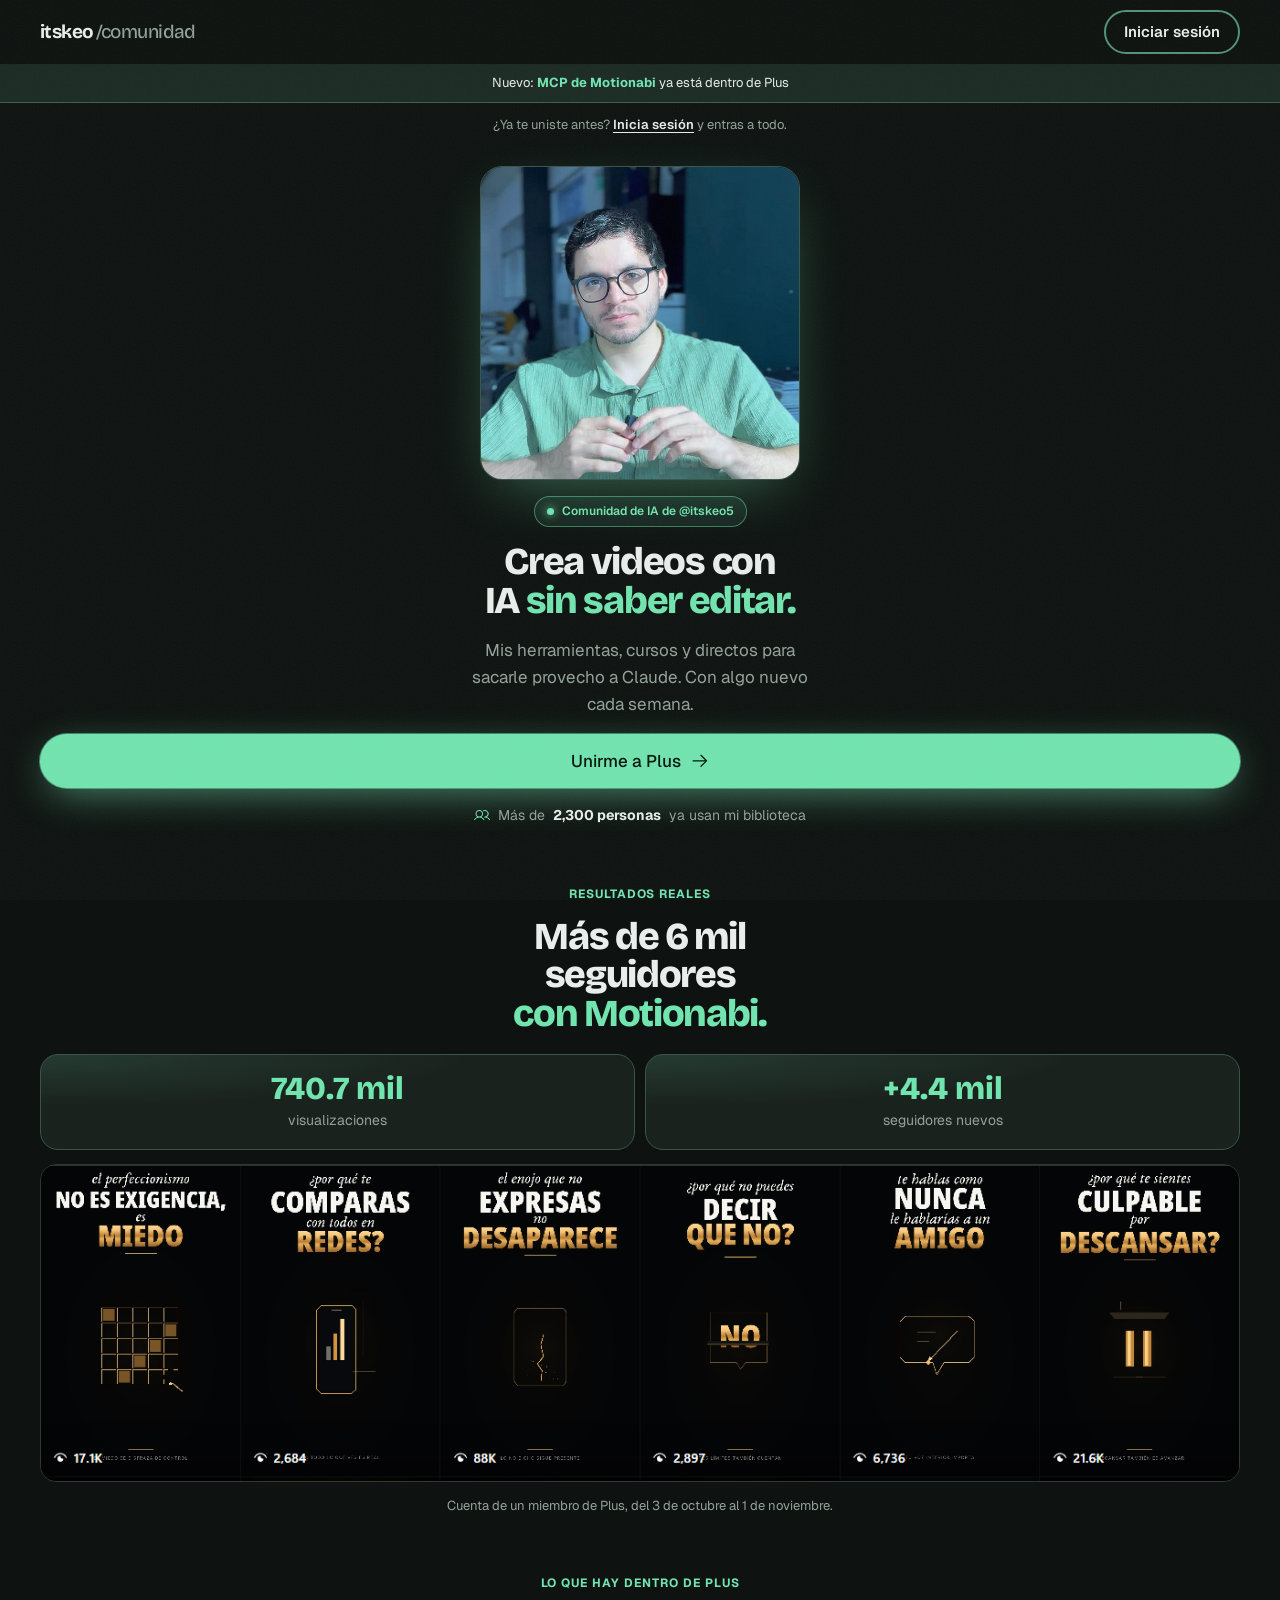
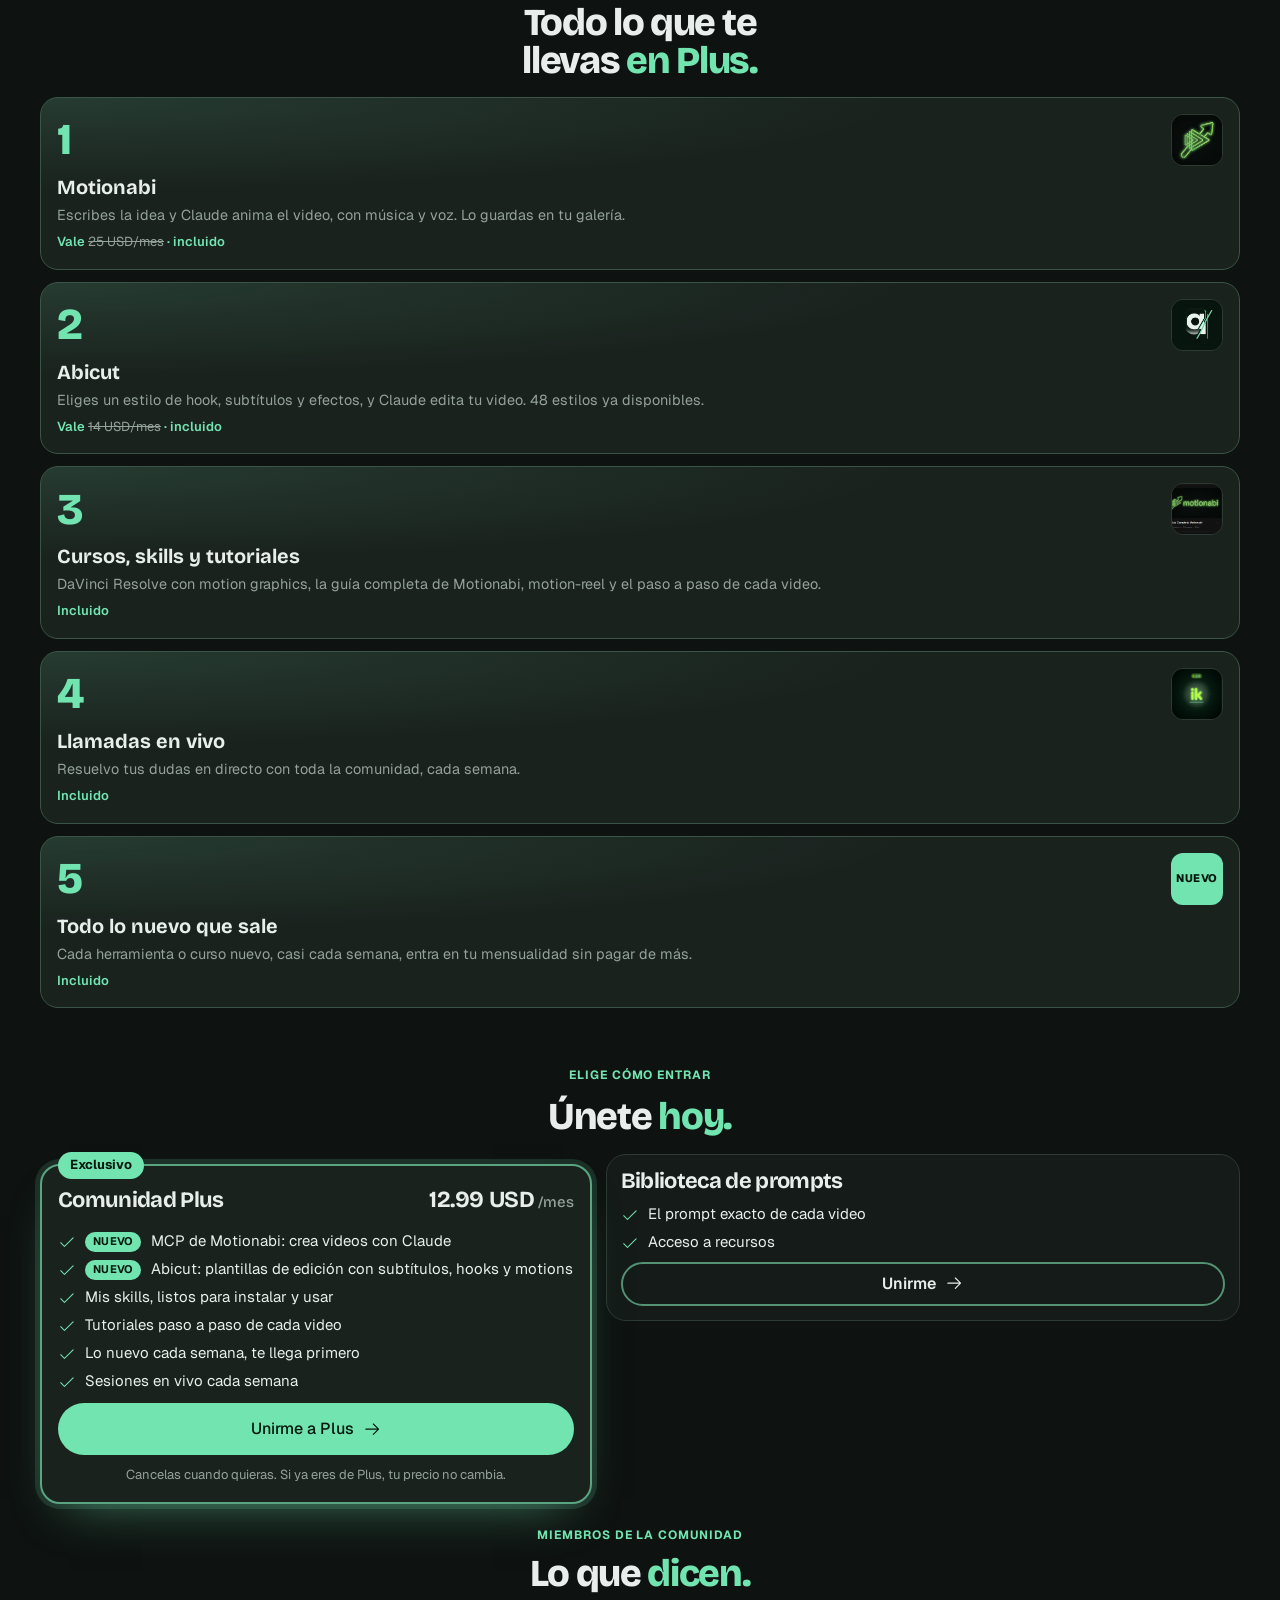
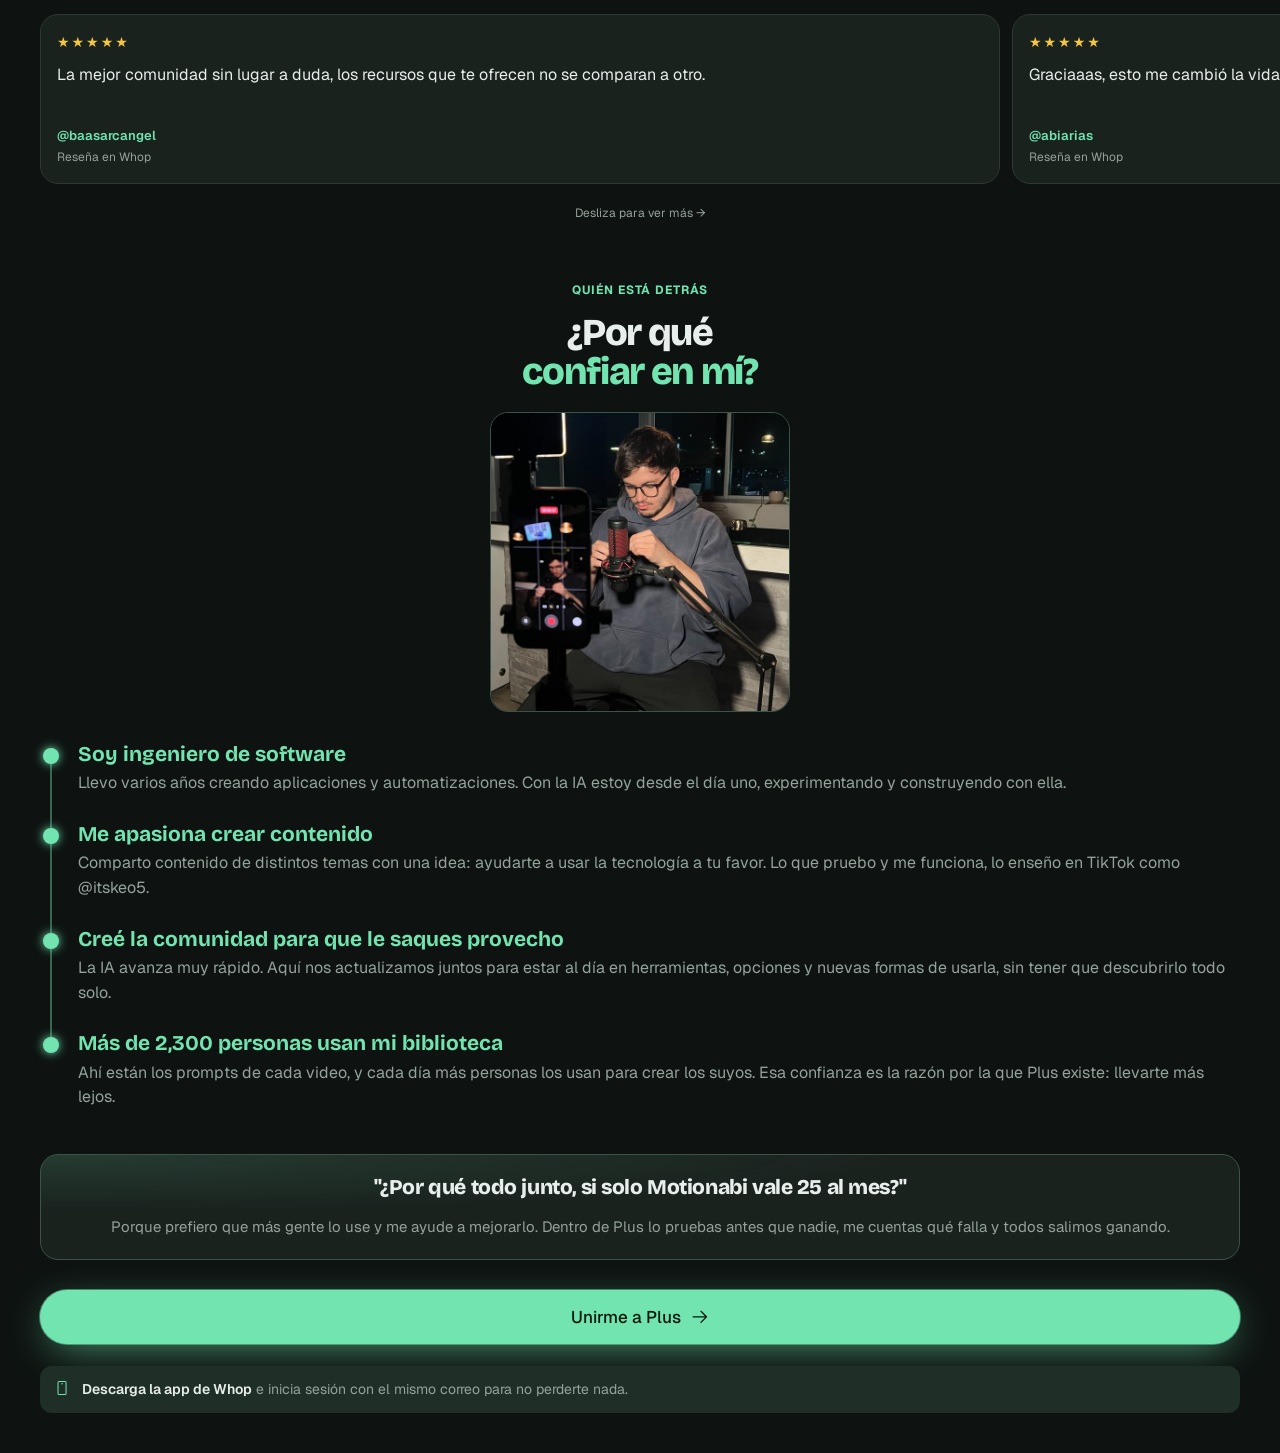
<file: index.html>
<!doctype html>
<html lang="es">
<head>
  <meta charset="utf-8">
  <meta name="viewport" content="width=device-width, initial-scale=1">
  <title>Comunidad itskeo</title>
  <meta name="description" content="Los prompts de todos mis videos de IA, gratis. Y en Comunidad Plus, lo que no comparto en ningún otro lado.">
  <meta name="theme-color" content="#0e1311">
  <script>if (!matchMedia('(prefers-reduced-motion: reduce)').matches) document.documentElement.classList.add('anim');</script>
  <link rel="preconnect" href="https://fonts.googleapis.com">
  <link rel="preconnect" href="https://fonts.gstatic.com" crossorigin>
  <link href="https://fonts.googleapis.com/css2?family=Bricolage+Grotesque:opsz,wght@12..96,200..800&family=Geist:wght@100..900&family=Geist+Mono:wght@100..900&display=swap" rel="stylesheet">
  <style>
/* ================= Tokens ================= */

:root {
  color-scheme: dark;

  /* Color: modo oscuro (principal) */
  --bg: #0e1311;
  --bg-2: #141b18;
  --surface: #1a221e;
  --surface-2: #222c27;
  --line: #2d3933;
  --text: #e8eeeb;
  --muted: #94a29b;
  --accent: #72e4b0;
  --on-accent: #03170d;
  --error: #f2777a;
  --media-shadow: 0 40px 80px -40px rgb(0 0 0 / 0.85);

  /* Tipografía */
  --font: 'Geist Variable', 'Geist', ui-sans-serif, system-ui, sans-serif;
  --display: 'Bricolage Grotesque Variable', 'Bricolage Grotesque', 'Geist', ui-sans-serif, sans-serif;
  --mono: 'Geist Mono Variable', 'Geist Mono', ui-monospace, 'SFMono-Regular', Menlo, monospace;

  /* Movimiento */
  --ease: cubic-bezier(0.16, 1, 0.3, 1);
  --ease-out: cubic-bezier(0.23, 1, 0.32, 1);
  --ease-in-out: cubic-bezier(0.77, 0, 0.175, 1);

  /* Forma y espacio */
  --radius: 20px;
  --radius-sm: 12px;
  --marco: 6px;
  --marco-borde: color-mix(in oklab, var(--text) 13%, transparent);
  --gutter: clamp(16px, 4vw, 40px);
  --max: 1320px;
  --nav-h: 64px;
  --seccion: clamp(80px, 12vw, 140px);
}

/* ================= Base ================= */

*,
*::before,
*::after {
  box-sizing: border-box;
}

[hidden] {
  display: none !important;
}

:root {
  accent-color: var(--accent);
  caret-color: var(--accent);
  scrollbar-color: color-mix(in oklab, var(--text) 22%, transparent) transparent;
}

html {
  -webkit-text-size-adjust: 100%;
  text-size-adjust: 100%;
  scroll-behavior: smooth;
  scroll-padding-top: calc(var(--nav-h) + 16px);
}

body {
  margin: 0;
  min-height: 100dvh;
  background: var(--bg);
  color: var(--text);
  font-family: var(--font);
  font-size: 16px;
  line-height: 1.6;
  -webkit-font-smoothing: antialiased;
  overflow-x: clip;
}

/* Grano de película muy sutil, fijo y sin eventos. */
body::after {
  content: '';
  position: fixed;
  inset: 0;
  z-index: 30;
  pointer-events: none;
  opacity: 0.045;
  background-image: url("data:image/svg+xml,%3Csvg xmlns='http://www.w3.org/2000/svg' width='160' height='160'%3E%3Cfilter id='n'%3E%3CfeTurbulence type='fractalNoise' baseFrequency='.9' numOctaves='3' stitchTiles='stitch'/%3E%3C/filter%3E%3Crect width='100%25' height='100%25' filter='url(%23n)'/%3E%3C/svg%3E");
}

img,
video,
svg {
  display: block;
  max-width: 100%;
}

a {
  color: inherit;
  text-decoration: none;
}

button,
input,
textarea,
select {
  font: inherit;
  color: inherit;
}

button {
  cursor: pointer;
}

h1,
h2,
h3,
p {
  margin: 0;
}

h1,
h2 {
  font-family: var(--display);
  text-wrap: balance;
}

::selection {
  background: var(--accent);
  color: var(--on-accent);
}

:focus-visible {
  outline: 2px solid var(--accent);
  outline-offset: 3px;
  border-radius: 6px;
}

mark {
  background: color-mix(in oklab, var(--accent) 28%, transparent);
  color: inherit;
  border-radius: 4px;
  padding: 0 2px;
}

/* ================= Utilidades ================= */

.wrap {
  width: 100%;
  max-width: var(--max);
  margin-inline: auto;
  padding-inline: var(--gutter);
}

.seccion {
  padding-top: var(--seccion);
}

.mono {
  font-family: var(--mono);
  font-size: 0.8125rem;
  letter-spacing: -0.01em;
}

.muted {
  color: var(--muted);
}

.sr-only {
  position: absolute;
  width: 1px;
  height: 1px;
  padding: 0;
  margin: -1px;
  overflow: hidden;
  clip: rect(0 0 0 0);
  white-space: nowrap;
  border: 0;
}

.icon {
  width: 1.15em;
  height: 1.15em;
  flex: none;
}

/* ================= Tipografía ================= */

.titulo-gigante {
  font-family: var(--display);
  font-size: clamp(2.75rem, 6vw, 5.5rem);
  font-weight: 700;
  letter-spacing: -0.04em;
  line-height: 0.95;
}

.titulo {
  font-family: var(--display);
  font-size: clamp(2.5rem, 4.6vw, 4.25rem);
  font-weight: 700;
  letter-spacing: -0.035em;
  line-height: 1;
}

.subtitulo {
  font-family: var(--display);
  font-size: clamp(1.5rem, 2.4vw, 2rem);
  font-weight: 700;
  letter-spacing: -0.03em;
  line-height: 1.1;
}

/* "Cada video, <span>con su prompt.</span>": la segunda parte en gris. */
.titulo-gigante span,
.titulo span,
.subtitulo span {
  color: var(--muted);
}

.lead {
  font-size: 1.125rem;
  color: var(--muted);
  max-width: 40ch;
  text-wrap: pretty;
}

/* ================= Botones ================= */

.btn {
  display: inline-flex;
  align-items: center;
  justify-content: center;
  gap: 0.55em;
  height: 48px;
  padding-inline: 22px;
  border-radius: 999px;
  border: 1px solid transparent;
  background: transparent;
  font-size: 0.9375rem;
  font-weight: 500;
  white-space: nowrap;
  transition:
    transform 160ms var(--ease-out),
    background-color 200ms ease,
    border-color 200ms ease;
}
.btn:active {
  transform: scale(0.97);
}
.btn:disabled {
  opacity: 0.5;
  pointer-events: none;
}
.btn .icon {
  transition: transform 200ms var(--ease-out);
}
.btn--primario {
  background: var(--accent);
  color: var(--on-accent);
}
.btn--secundario {
  border-color: var(--line);
  color: var(--text);
}
.btn--grande {
  height: 56px;
  padding-inline: 28px;
  font-size: 1rem;
}
@media (hover: hover) and (pointer: fine) {
  .btn--primario:hover {
    background: color-mix(in oklab, var(--accent) 88%, var(--text));
  }
  .btn--primario:hover .icon {
    transform: translateX(2px);
  }
  .btn--secundario:hover {
    background: var(--surface);
    border-color: color-mix(in oklab, var(--line) 60%, var(--text));
  }
}

/* ================= Formularios ================= */

.campo {
  display: grid;
  gap: 8px;
}
.campo label {
  font-weight: 550;
}
.campo .ayuda {
  font-size: 0.875rem;
  color: var(--muted);
}
.campo .error {
  font-size: 0.875rem;
  color: var(--error);
}
.input {
  width: 100%;
  min-height: 48px;
  padding: 12px 16px;
  border-radius: var(--radius-sm);
  border: 1px solid var(--line);
  background: var(--bg-2);
  color: var(--text);
  transition:
    border-color 200ms ease,
    box-shadow 200ms ease;
}
.input::placeholder {
  color: var(--muted);
}
.input:focus-visible {
  outline: none;
  border-color: var(--accent);
  box-shadow: 0 0 0 4px color-mix(in oklab, var(--accent) 18%, transparent);
}
.input[aria-invalid='true'] {
  border-color: var(--error);
}

.aviso {
  padding: 12px 16px;
  border-radius: var(--radius-sm);
  font-size: 0.9375rem;
}
.aviso--error {
  background: color-mix(in oklab, var(--error) 14%, var(--bg-2));
}
.aviso--ok {
  background: color-mix(in oklab, var(--accent) 12%, var(--bg-2));
}

/* ================= Superficies ================= */

/* Bloque elevado (oferta, precio, panel). */
.panel {
  padding: clamp(20px, 3vw, 32px);
  border-radius: var(--radius);
  border: 1px solid var(--line);
  background: var(--surface);
}

/* Caja hundida (código, prompt, cita). */
.caja {
  padding: 16px 20px;
  border-radius: var(--radius);
  border: 1px solid var(--line);
  background: var(--bg-2);
}
.caja pre,
.caja code {
  margin: 0;
  font-family: var(--mono);
  font-size: 0.875rem;
  line-height: 1.7;
  white-space: pre-wrap;
  overflow-wrap: anywhere;
}

/* Marco para videos e imágenes: nunca un video suelto sobre el fondo. */
.marco {
  display: block;
  overflow: hidden;
  padding: var(--marco);
  border: 1px solid var(--marco-borde);
  border-radius: var(--radius);
  background: var(--surface);
  box-shadow: var(--media-shadow);
  transition:
    transform 400ms var(--ease-out),
    border-color 200ms ease;
}
.marco > video,
.marco > img {
  width: 100%;
  height: 100%;
  border-radius: calc(var(--radius) - var(--marco));
  object-fit: cover;
}
@media (hover: hover) and (pointer: fine) {
  a.marco:hover,
  a:hover > .marco {
    transform: translateY(-4px);
    border-color: color-mix(in oklab, var(--accent) 45%, transparent);
  }
}

.chip {
  display: inline-flex;
  align-items: center;
  padding: 4px 12px;
  border-radius: 999px;
  background: var(--surface-2);
  font-size: 0.8125rem;
  font-weight: 500;
}

/* ================= Barra superior y pie ================= */

.nav {
  position: sticky;
  top: 0;
  z-index: 10;
  background: color-mix(in oklab, var(--bg) 82%, transparent);
  backdrop-filter: blur(14px) saturate(140%);
  -webkit-backdrop-filter: blur(14px) saturate(140%);
  border-bottom: 1px solid color-mix(in oklab, var(--line) 55%, transparent);
}
@media (prefers-reduced-transparency: reduce) {
  .nav {
    background: var(--bg);
    backdrop-filter: none;
    -webkit-backdrop-filter: none;
  }
}
.nav__fila {
  height: var(--nav-h);
  display: flex;
  align-items: center;
  justify-content: space-between;
  gap: 16px;
}
.marca {
  display: inline-flex;
  align-items: baseline;
  gap: 2px;
  font-family: var(--display);
  font-size: 1.1875rem;
  font-weight: 700;
  letter-spacing: -0.03em;
}
.marca span {
  color: var(--muted);
  font-weight: 450;
}

.pie {
  margin-top: clamp(96px, 14vw, 160px);
  padding-block: 56px 32px;
  border-top: 1px solid var(--line);
}
.pie__frase {
  font-family: var(--display);
  font-size: clamp(1.75rem, 4vw, 3rem);
  font-weight: 650;
  letter-spacing: -0.035em;
  line-height: 1.05;
  max-width: 18ch;
}
.pie__frase span {
  color: var(--muted);
}

/* ================= Movimiento ================= */

/* Aparecer al hacer scroll: añade .revelar y, al entrar en pantalla, .visible (con un IntersectionObserver). */
.anim .revelar {
  opacity: 0;
  transform: translateY(24px);
  transition:
    opacity 600ms var(--ease-out),
    transform 600ms var(--ease-out);
  transition-delay: calc(var(--orden, 0) * 50ms);
}
.anim .revelar.visible {
  opacity: 1;
  transform: none;
}

/* Entrada de un elemento al cargar (héroe). */
.anim .entrar {
  animation: entrar 0.9s var(--ease) backwards;
  animation-delay: var(--retraso, 0s);
}
@keyframes entrar {
  from {
    opacity: 0;
    transform: translateY(24px);
  }
}

@media (prefers-reduced-motion: reduce) {
  html {
    scroll-behavior: auto;
  }
  *,
  *::before,
  *::after {
    animation-duration: 0.01ms !important;
    animation-iteration-count: 1 !important;
    transition-duration: 0.01ms !important;
  }
}

/* ================= Propuesta: una sola página ================= */

.pagina {
  display: grid;
  gap: 12px;
  padding-block: 10px 40px;
}
.app-aviso {
  display: grid;
  grid-template-columns: auto 1fr;
  gap: 12px;
  align-items: start;
  padding: 12px 14px;
  border-radius: var(--radius-sm);
  background: color-mix(in oklab, var(--accent) 12%, var(--bg-2));
  font-size: 0.875rem;
  color: var(--muted);
}
.app-aviso .icon { margin-top: 2px; color: var(--accent); }
.app-aviso strong { color: var(--text); font-weight: 600; }

.cabeza { display: grid; gap: 8px; }
.titulo-heroe {
  font-family: var(--display);
  font-size: clamp(1.875rem, 3.6vw, 3.25rem);
  font-weight: 700;
  letter-spacing: -0.035em;
  line-height: 1.02;
  max-width: 16ch;
}
.titulo-heroe span { color: var(--muted); }
.cabeza .lead { font-size: 1rem; max-width: 46ch; }
.prueba {
  display: flex;
  align-items: center;
  gap: 8px;
  margin-top: 2px;
  font-size: 0.9375rem;
  color: var(--muted);
}
.prueba .icon { color: var(--accent); }
.prueba strong { color: var(--text); font-weight: 600; }

.opciones { display: grid; gap: 10px; }
@media (min-width: 900px) {
  .opciones { grid-template-columns: 1fr 1.15fr; gap: 20px; align-items: start; }
}
.opcion {
  display: grid;
  align-content: start;
  gap: 10px;
  padding: 16px;
  border-radius: var(--radius);
  border: 1px solid var(--line);
  background: var(--bg-2);
}
.opcion--plus {
  border: 2px solid color-mix(in oklab, var(--accent) 65%, var(--line));
  background: var(--surface);
}
.opcion__fila {
  display: flex;
  justify-content: space-between;
  align-items: baseline;
  gap: 12px;
}
.opcion h2 {
  font-family: var(--display);
  font-size: 1.375rem;
  font-weight: 700;
  letter-spacing: -0.03em;
  line-height: 1.1;
}
.opcion .chip {
  justify-self: start;
  background: color-mix(in oklab, var(--accent) 22%, var(--surface-2));
  color: var(--text);
}
.precio {
  font-family: var(--display);
  font-weight: 700;
  letter-spacing: -0.03em;
  white-space: nowrap;
}
.precio strong { font-size: 1.625rem; }
.opcion--plus .precio strong { font-size: 1.4375rem; }
@media (min-width: 370px) { .opcion h2 { white-space: nowrap; } }
@media (max-width: 399px) {
  .opcion--plus h2 { font-size: 1.25rem; }
  .opcion--plus .precio strong { font-size: 1.3125rem; }
}
.precio span { font-size: 0.9375rem; color: var(--muted); font-weight: 500; letter-spacing: 0; }
.puntos {
  list-style: none;
  margin: 0;
  padding: 0;
  display: grid;
  gap: 4px;
  font-size: 0.9375rem;
}
.puntos li { display: flex; align-items: start; gap: 10px; }
.puntos .icon { margin-top: 4px; color: var(--accent); }
.opcion--plus {
  box-shadow: 0 0 0 5px color-mix(in oklab, var(--accent) 14%, transparent), 0 24px 48px -28px color-mix(in oklab, var(--accent) 55%, transparent);
}
.opcion--plus { position: relative; margin-top: 10px; }
.opcion .chip.chip--borde {
  position: absolute;
  top: -14px;
  left: 16px;
  padding: 3px 12px;
  background: var(--accent);
  color: var(--on-accent);
  font-weight: 700;
}
.nuevo {
  display: inline-block;
  margin-right: 6px;
  padding: 1px 8px;
  border-radius: 999px;
  background: var(--accent);
  color: var(--on-accent);
  font-size: 0.6875rem;
  font-weight: 700;
  letter-spacing: 0.02em;
  text-transform: uppercase;
  vertical-align: 1px;
}
.pronto {
  display: inline-block;
  margin-right: 6px;
  padding: 0 8px;
  border-radius: 999px;
  border: 1px solid var(--line);
  background: var(--surface-2);
  color: var(--muted);
  font-size: 0.6875rem;
  font-weight: 700;
  letter-spacing: 0.02em;
  text-transform: uppercase;
  vertical-align: 1px;
}
.opcion:not(.opcion--plus) { padding: 14px; gap: 8px; }
.opcion:not(.opcion--plus) .btn--grande { height: 44px; }
.opcion .btn { width: 100%; }
.opcion .btn--grande { height: 52px; }
.btn--gratis {
  border-width: 2px;
  border-color: color-mix(in oklab, var(--accent) 55%, var(--line));
  font-weight: 600;
}
.opcion .micro { font-size: 0.8125rem; color: var(--muted); text-align: center; }

.porque {
  max-width: 62ch;
  font-size: 0.9375rem;
  color: var(--muted);
}
.porque strong { color: var(--text); font-weight: 600; }
.ya {
  font-size: 0.9375rem;
  color: var(--muted);
}
.ya a { color: var(--text); font-weight: 600; text-decoration: underline; text-underline-offset: 3px; }
.btn--gratis.nav-btn { height: 44px; padding-inline: 18px; }


  
.val{display:grid;gap:22px;margin-top:18px}
.val h3{font-family:var(--display);font-size:1.3125rem;line-height:1.15;margin:0 0 4px;letter-spacing:-.01em}
.val .sub{color:var(--muted);font-size:.875rem;margin:0 0 10px}
.card{background:var(--surface);border:1px solid var(--line);border-radius:16px;overflow:hidden}
.res{display:grid;grid-template-columns:42% 1fr;gap:12px;padding:12px;align-items:center}
.res img{border-radius:10px;width:100%}
.res .n{font-family:var(--display);font-size:1.75rem;line-height:1;color:var(--accent);font-weight:700}
.res .l{color:var(--muted);font-size:.8125rem;margin:2px 0 10px}
.grid-img{width:100%;border-top:1px solid var(--line)}
.cap{font-size:.75rem;color:var(--muted);padding:8px 12px}
.fila{display:grid;grid-template-columns:64px 1fr auto;gap:12px;align-items:center;padding:10px 12px;border-top:1px solid var(--line)}
.fila:first-child{border-top:0}
.fila img{width:64px;height:64px;object-fit:cover;border-radius:10px}
.fila b{display:block;font-size:.9375rem}.fila span{color:var(--muted);font-size:.8125rem;line-height:1.3;display:block}
.fila em{font-style:normal;color:var(--muted);font-size:.8125rem;text-decoration:line-through;white-space:nowrap}
.tot{display:flex;justify-content:space-between;align-items:baseline;padding:12px;background:var(--surface-2);font-size:.9375rem}
.tot strong{color:var(--accent);font-family:var(--display);font-size:1.25rem}
.rev{display:grid;gap:10px}.rev .card{padding:12px;display:grid;gap:4px}
.st{color:#f5c542;letter-spacing:2px;font-size:.875rem}.rev p{margin:0;font-size:.9375rem}.rev small{color:var(--muted)}
.fechas{display:flex;gap:8px}.fechas div{flex:1;text-align:center;background:var(--surface);border:1px solid var(--line);border-radius:12px;padding:8px 4px}
.fechas b{display:block;color:var(--accent);font-family:var(--display)}.fechas span{font-size:.75rem;color:var(--muted)}
.final{display:grid;gap:8px;text-align:center}

.lead--grande{font-size:1.25rem!important;line-height:1.4;color:var(--text);max-width:34ch!important;margin:4px 0 0}
.cta-medio{width:100%;margin-top:12px}
.planes{display:grid;gap:12px;margin-top:22px}
.planes__t{font-family:var(--display);font-size:1.5rem;line-height:1.15;margin:0;letter-spacing:-.01em}
.planes .opciones{gap:14px}
.opcion:not(.opcion--plus) .precio strong{font-size:1rem;color:var(--muted)}

.barra{background:color-mix(in oklab,var(--accent) 14%,var(--bg));color:var(--text);text-align:center;font-size:.8125rem;padding:8px 16px;border-bottom:1px solid color-mix(in oklab,var(--accent) 30%,transparent)}
.barra b{color:var(--accent)}
.pagina2{display:grid;gap:22px;padding-block:12px 40px}
.ya{font-size:.8125rem;color:var(--muted);text-align:center;margin:0}.ya a{color:var(--text);text-decoration:underline}
.heroe{display:grid;justify-items:center;text-align:center;gap:12px;padding-top:8px}
.pill{display:inline-flex;align-items:center;gap:8px;border:1px solid color-mix(in oklab,var(--accent) 45%,transparent);border-radius:99px;padding:5px 12px;font-size:.75rem;font-weight:600;color:var(--accent);background:color-mix(in oklab,var(--accent) 8%,transparent)}
.punto{width:7px;height:7px;border-radius:50%;background:var(--accent);box-shadow:0 0 8px var(--accent)}
.h1{font-family:var(--display);font-size:2.375rem;line-height:1.02;letter-spacing:-.035em;margin:0;font-weight:800;max-width:13ch}
.h1 em{font-style:normal;color:var(--accent)}
.heroe__lead{font-size:1.0625rem;color:var(--muted);margin:0;max-width:32ch}
.cta{display:grid;gap:6px;width:100%}.cta .btn{width:100%;height:54px;font-size:1.0625rem;box-shadow:0 0 0 1px color-mix(in oklab,var(--accent) 50%,transparent),0 10px 40px -10px color-mix(in oklab,var(--accent) 70%,transparent)}
.cta__sub{margin:0;text-align:center;font-size:.75rem;color:var(--muted)}
.quita{list-style:none;display:flex;gap:16px;padding:0;margin:0;font-size:.8125rem;color:var(--muted)}.quita li{display:flex;gap:6px;align-items:center}.quita .icon{color:var(--accent)}
.prueba2{display:flex;gap:8px;align-items:center;margin:0;font-size:.875rem;color:var(--muted)}.prueba2 b{color:var(--text)}.prueba2 .icon{color:var(--accent)}
.bloque{display:grid;gap:10px}
.eyebrow{margin:0;text-align:center;font-size:.75rem;font-weight:700;letter-spacing:.08em;text-transform:uppercase;color:var(--accent)}
.h{font-family:var(--display);font-size:1.625rem;line-height:1.1;letter-spacing:-.02em;margin:0 0 4px;text-align:center;font-weight:700}
.sub.c,.bloque>.sub{text-align:center;color:var(--muted);font-size:.875rem;margin:0 0 6px}
.brillo{background:radial-gradient(120% 90% at 0% 0%,color-mix(in oklab,var(--accent) 13%,transparent),transparent 60%),var(--surface);border:1px solid color-mix(in oklab,var(--accent) 18%,var(--line));border-radius:18px}
.mods{display:grid;gap:12px}
.mod{padding:16px;display:grid;gap:6px}
.mod__top{display:flex;justify-content:space-between;align-items:center;margin-bottom:4px}
.mod__n{font-family:var(--display);font-size:2.75rem;line-height:.9;font-weight:800;color:var(--accent)}
.mod__top img{width:52px;height:52px;border-radius:12px;object-fit:cover;border:1px solid var(--line)}
.mod__nuevo{width:52px;height:52px;border-radius:12px;background:var(--accent);color:var(--on-accent);display:grid;place-items:center;font-size:.6875rem;font-weight:800;letter-spacing:.04em}
.mod h3{margin:0;font-family:var(--display);font-size:1.25rem;line-height:1.15}
.mod p{margin:0;color:var(--muted);font-size:.9rem;line-height:1.45}
.mod__precio{font-size:.8125rem;color:var(--accent);font-weight:600}.mod__precio s{color:var(--muted);font-weight:400}
.total{display:flex;justify-content:space-between;align-items:baseline;padding:14px 16px}.total strong{color:var(--accent);font-family:var(--display);font-size:1.375rem}
.det{display:grid;gap:10px}.det>div{padding:16px;display:grid;gap:4px}
.ico{width:40px;height:40px;border-radius:50%;display:grid;place-items:center;background:color-mix(in oklab,var(--accent) 15%,transparent);color:var(--accent);margin-bottom:4px}
.det b{font-family:var(--display);font-size:1.125rem}.det p{margin:0;color:var(--muted);font-size:.9rem}
.linea{list-style:none;margin:0;padding:0 0 0 22px;border-left:2px solid color-mix(in oklab,var(--accent) 45%,transparent);display:grid;gap:16px;margin-left:8px}
.linea li{position:relative}.linea li::before{content:'';position:absolute;left:-30px;top:5px;width:12px;height:12px;border-radius:50%;background:var(--accent);box-shadow:0 0 10px var(--accent)}
.linea b{font-family:var(--display);font-size:1.0625rem;color:var(--accent)}.linea p{margin:2px 0 0;color:var(--muted);font-size:.9rem}
.objecion{padding:20px 16px;text-align:center}.objecion .h{font-size:1.3125rem}.objecion p{margin:0;color:var(--muted);font-size:.9375rem}
.foto{width:100%;height:auto;max-width:300px;justify-self:center;aspect-ratio:1;object-fit:cover;padding:0;margin-bottom:6px}
.icon--abajo{transform:rotate(90deg)}
.bloque--aire{margin-top:28px}
.heroe__foto{width:100%;max-width:320px;height:auto;aspect-ratio:560/550;object-fit:cover;padding:0;border-radius:22px;box-shadow:0 20px 60px -20px color-mix(in oklab,var(--accent) 45%,transparent)}
.planes2{scroll-margin-top:12px;display:grid;gap:12px}.planes2 .opciones{display:grid;gap:14px}

.heroe{gap:16px}
.resultados{margin-top:36px;gap:14px}
.stats{display:grid;grid-template-columns:1fr 1fr;gap:10px}
.stats>div{padding:18px 12px;display:grid;gap:4px;text-align:center}
.stats .n{font-family:var(--display);font-size:2rem;line-height:1;font-weight:800;color:var(--accent)}
.stats .l{font-size:.875rem;color:var(--muted)}
.grid-img2{width:100%;border-radius:16px;border:1px solid var(--line)}
.nota{margin:0;text-align:center;font-size:.8125rem;color:var(--muted)}
.resultados+.bloque{margin-top:36px}
.confiar{margin-top:36px;gap:14px}
.historia{margin:0;text-align:center;font-size:1.0625rem;line-height:1.55;color:var(--text);max-width:34ch;justify-self:center}
.confiar .stats .n{font-size:1.5rem}
.confiar+.objecion{margin-top:22px}
.linea--grande{gap:26px;margin-top:10px;margin-left:12px;padding-left:26px;border-left:0}
.linea--grande li::after{content:'';position:absolute;left:-28px;top:14px;bottom:-40px;width:2px;background:color-mix(in oklab,var(--accent) 40%,transparent);z-index:0}
.linea--grande li:last-child::after{display:none}
.linea--grande li::before{z-index:1}
.linea--grande li::before{left:-35px;top:6px;width:16px;height:16px}
.linea--grande b{font-size:1.3125rem;line-height:1.2;display:block}
.linea--grande p{font-size:.9375rem;margin-top:4px}

.h{font-family:var(--display);font-size:2.375rem;line-height:1.02;letter-spacing:-.035em;font-weight:800;max-width:14ch;justify-self:center;margin:0 auto 6px}
.h em{font-style:normal;color:var(--accent)}
.objecion .h.h--cita{font-size:1.3125rem;line-height:1.15;letter-spacing:-.02em;max-width:none}

.linea--grande p{font-size:1rem!important;line-height:1.55;color:var(--muted)}
.chat__t{margin:14px 0 0;text-align:center;font-size:.8125rem;font-weight:600;color:var(--muted);letter-spacing:.04em;text-transform:uppercase}
.chat{display:grid;gap:10px}
.msg{display:flex;gap:10px;align-items:flex-end}
.msg:nth-child(even){flex-direction:row-reverse}
.av{flex:none;width:34px;height:34px;border-radius:50%;background:var(--surface-2);color:var(--muted);display:grid;place-items:center;font-size:.75rem;font-weight:700}
.msg>div{background:var(--surface);border:1px solid var(--line);border-radius:18px 18px 18px 6px;padding:10px 14px;max-width:82%}
.msg:nth-child(even)>div{border-radius:18px 18px 6px 18px}
.msg small{display:block;color:var(--accent);font-size:.75rem;font-weight:600;margin-bottom:2px}
.msg p{margin:0;font-size:.9375rem;line-height:1.45}

.carrusel{display:flex;gap:12px;overflow-x:auto;scroll-snap-type:x mandatory;margin:0 calc(-1 * var(--gutter));padding:4px var(--gutter) 10px;scroll-padding-inline:var(--gutter);scrollbar-width:none;-webkit-overflow-scrolling:touch}
.carrusel::-webkit-scrollbar{display:none}
.tes{flex:0 0 80%;scroll-snap-align:start;margin:0;background:var(--surface);border:1px solid var(--line);border-radius:18px;padding:16px;display:flex;flex-direction:column;gap:10px;min-height:170px}
.tes blockquote{margin:0;font-size:1rem;line-height:1.5;flex:1}
.tes figcaption{font-size:.8125rem;color:var(--accent);font-weight:600;display:grid;gap:1px}
.tes figcaption span{color:var(--muted);font-weight:400;font-size:.75rem}
.desliza{margin:0;text-align:center;font-size:.75rem;color:var(--muted)}
.planes2--medio{margin-top:36px}
.cta-final{margin-top:8px}
</style>
</head>
<body>
  <svg width="0" height="0" style="position:absolute" aria-hidden="true">
    <symbol id="i-reloj" viewBox="0 0 24 24"><circle cx="12" cy="12" r="9" fill="none" stroke="currentColor" stroke-width="2"/><path d="M12 7v5l3 2" fill="none" stroke="currentColor" stroke-width="2" stroke-linecap="round"/></symbol>
<symbol id="i-caja" viewBox="0 0 24 24"><path d="M3 7l9-4 9 4-9 4-9-4zm0 0v10l9 4 9-4V7M12 11v10" fill="none" stroke="currentColor" stroke-width="2" stroke-linejoin="round"/></symbol>
    <symbol id="i-check" viewBox="0 0 256 256"><path fill="currentColor" d="M229.66,77.66l-128,128a8,8,0,0,1-11.32,0l-56-56a8,8,0,0,1,11.32-11.32L96,188.69,218.34,66.34a8,8,0,0,1,11.32,11.32Z"/></symbol>
    <symbol id="i-movil" viewBox="0 0 256 256"><path fill="currentColor" d="M176,16H80A24,24,0,0,0,56,40V216a24,24,0,0,0,24,24h96a24,24,0,0,0,24-24V40A24,24,0,0,0,176,16Zm8,200a8,8,0,0,1-8,8H80a8,8,0,0,1-8-8V40a8,8,0,0,1,8-8h96a8,8,0,0,1,8,8ZM140,60a12,12,0,1,1-12-12A12,12,0,0,1,140,60Z"/></symbol>
    <symbol id="i-gente" viewBox="0 0 256 256"><path fill="currentColor" d="M117.25,157.92a60,60,0,1,0-66.5,0A95.83,95.83,0,0,0,3.53,195.63a8,8,0,1,0,13.4,8.74,80,80,0,0,1,134.14,0,8,8,0,0,0,13.4-8.74A95.83,95.83,0,0,0,117.25,157.92ZM40,108a44,44,0,1,1,44,44A44.05,44.05,0,0,1,40,108Zm210.14,98.7a8,8,0,0,1-11.07-2.33A79.83,79.83,0,0,0,172,168a8,8,0,0,1,0-16,44,44,0,1,0-16.34-84.87,8,8,0,1,1-5.94-14.85,60,60,0,0,1,55.53,105.64,95.83,95.83,0,0,1,47.22,37.71A8,8,0,0,1,250.14,206.7Z"/></symbol>
    <symbol id="i-derecha" viewBox="0 0 256 256"><path fill="currentColor" d="M221.66,133.66l-72,72a8,8,0,0,1-11.32-11.32L196.69,136H40a8,8,0,0,1,0-16H196.69L138.34,61.66a8,8,0,0,1,11.32-11.32l72,72A8,8,0,0,1,221.66,133.66Z"/></symbol>
  </svg>

  <header class="nav">
    <div class="wrap nav__fila">
      <span class="marca">itskeo<span>/comunidad</span></span>
      <a class="btn btn--secundario btn--gratis nav-btn" href="https://whop.com/login/?next=/itskeo/">Iniciar sesión</a>
    </div>
  </header>

  
<div class="barra">Nuevo: <b>MCP de Motionabi</b> ya está dentro de Plus</div>
<main class="wrap pagina2">
  <p class="ya">¿Ya te uniste antes? <a href="https://whop.com/login/?next=/itskeo/">Inicia sesión</a> y entras a todo.</p>

  <section class="heroe">
    <img class="heroe__foto brillo" src="img/keo-heroe.jpg" alt="Keo, creador de la comunidad" width="560" height="550">
    <span class="pill"><span class="punto"></span>Comunidad de IA de @itskeo5</span>
    <h1 class="h1">Crea videos con IA <em>sin saber editar.</em></h1>
    <p class="heroe__lead">Mis herramientas, cursos y directos para sacarle provecho a Claude. Con algo nuevo cada semana.</p>
    <div class="cta"><a class="btn btn--primario btn--grande" href="https://whop.com/checkout/plan_OmPkW5yg4ePGg">Unirme a Plus <svg class="icon" aria-hidden="true"><use href="#i-derecha"/></svg></a></div>
    <p class="prueba2"><svg class="icon"><use href="#i-gente"/></svg>Más de <b>2,300 personas</b> ya usan mi biblioteca</p>
  </section>

  <section class="bloque resultados">
    <p class="eyebrow">Resultados reales</p>
    <h2 class="h">Más de 6 mil seguidores <em>con Motionabi.</em></h2>
    <div class="stats">
      <div class="brillo"><span class="n">740.7 mil</span><span class="l">visualizaciones</span></div>
      <div class="brillo"><span class="n">+4.4 mil</span><span class="l">seguidores nuevos</span></div>
    </div>
    <img loading="lazy" class="grid-img2" src="img/perfil-grid.png" alt="Reels de la cuenta de un miembro">
    <p class="nota">Cuenta de un miembro de Plus, del 3 de octubre al 1 de noviembre.</p>
  </section>
  

  <section class="bloque">
    <p class="eyebrow">Lo que hay dentro de Plus</p>
    <h2 class="h">Todo lo que te llevas <em>en Plus.</em></h2>
    <div class="mods"><article class="mod brillo"><div class="mod__top"><span class="mod__n">1</span><img src="img/motionabi-logo.jpg" alt="" loading="lazy"></div><h3>Motionabi</h3><p>Escribes la idea y Claude anima el video, con música y voz. Lo guardas en tu galería.</p><span class="mod__precio">Vale <s>25 USD/mes</s> · incluido</span></article>
<article class="mod brillo"><div class="mod__top"><span class="mod__n">2</span><img src="img/abicut.jpg" alt="" loading="lazy"></div><h3>Abicut</h3><p>Eliges un estilo de hook, subtítulos y efectos, y Claude edita tu video. 48 estilos ya disponibles.</p><span class="mod__precio">Vale <s>14 USD/mes</s> · incluido</span></article>
<article class="mod brillo"><div class="mod__top"><span class="mod__n">3</span><img src="img/cursos.png" alt="" loading="lazy"></div><h3>Cursos, skills y tutoriales</h3><p>DaVinci Resolve con motion graphics, la guía completa de Motionabi, motion-reel y el paso a paso de cada video.</p><span class="mod__precio">Incluido</span></article>
<article class="mod brillo"><div class="mod__top"><span class="mod__n">4</span><img src="img/vivo.png" alt="" loading="lazy"></div><h3>Llamadas en vivo</h3><p>Resuelvo tus dudas en directo con toda la comunidad, cada semana.</p><span class="mod__precio">Incluido</span></article>
<article class="mod brillo"><div class="mod__top"><span class="mod__n">5</span><span class="mod__nuevo">NUEVO</span></div><h3>Todo lo nuevo que sale</h3><p>Cada herramienta o curso nuevo, casi cada semana, entra en tu mensualidad sin pagar de más.</p><span class="mod__precio">Incluido</span></article>
</div>
    
  </section>
  

  <section class="planes2 planes2--medio" id="planes">
    <p class="eyebrow">Elige cómo entrar</p>
    <h2 class="h">Únete <em>hoy.</em></h2>
    <div class="opciones"><section class="opcion opcion--plus entrar" style="--retraso:0s" aria-labelledby="t-plus">
        <span class="chip chip--borde">Exclusivo</span>
        <div class="opcion__fila">
          <h2 id="t-plus">Comunidad Plus</h2>
          <p class="precio"><strong>12.99 USD</strong> <span>/mes</span></p>
        </div>
        <ul class="puntos">
          <li><svg class="icon" aria-hidden="true"><use href="#i-check"/></svg><span><b class="nuevo">Nuevo</b> MCP de Motionabi: crea videos con Claude</span></li>
          <li><svg class="icon" aria-hidden="true"><use href="#i-check"/></svg><span><b class="nuevo">Nuevo</b> Abicut: plantillas de edición con subtítulos, hooks y motions</span></li>
          <li><svg class="icon" aria-hidden="true"><use href="#i-check"/></svg>Mis skills, listos para instalar y usar</li>
          <li><svg class="icon" aria-hidden="true"><use href="#i-check"/></svg>Tutoriales paso a paso de cada video</li>
          <li><svg class="icon" aria-hidden="true"><use href="#i-check"/></svg>Lo nuevo cada semana, te llega primero</li>
          <li><svg class="icon" aria-hidden="true"><use href="#i-check"/></svg><span>Sesiones en vivo cada semana</span></li>
        </ul>
        <a class="btn btn--primario btn--grande" href="https://whop.com/checkout/plan_OmPkW5yg4ePGg">Unirme a Plus <svg class="icon" aria-hidden="true"><use href="#i-derecha"/></svg></a>
        <p class="micro">Cancelas cuando quieras. Si ya eres de Plus, tu precio no cambia.</p>
      </section><section class="opcion entrar" style="--retraso:0s" aria-labelledby="t-gratis">
        <div class="opcion__fila">
          <h2 id="t-gratis">Biblioteca de prompts</h2>
        </div>
        <ul class="puntos">
          <li><svg class="icon" aria-hidden="true"><use href="#i-check"/></svg>El prompt exacto de cada video</li>
          <li><svg class="icon" aria-hidden="true"><use href="#i-check"/></svg>Acceso a recursos</li>
        </ul>
        <a class="btn btn--secundario btn--grande btn--gratis" href="https://whop.com/checkout/plan_SzoerRi0rgRxC">Unirme <svg class="icon" aria-hidden="true"><use href="#i-derecha"/></svg></a>
      </section></div>
  </section>


  <section class="bloque"><p class="eyebrow">Miembros de la comunidad</p><h2 class="h">Lo que <em>dicen.</em></h2><div class="carrusel" tabindex="0" aria-label="Reseñas y mensajes de miembros"><figure class="tes brillo"><div class="st">★★★★★</div><blockquote>La mejor comunidad sin lugar a duda, los recursos que te ofrecen no se comparan a otro.</blockquote><figcaption>@baasarcangel<span>Reseña en Whop</span></figcaption></figure><figure class="tes brillo"><div class="st">★★★★★</div><blockquote>Graciaaas, esto me cambió la vida.</blockquote><figcaption>@abiarias<span>Reseña en Whop</span></figcaption></figure><figure class="tes"><blockquote>“Buenas, acabo de hacer un video con Claude Code. Nada más es una prueba y quedé impactada.”</blockquote><figcaption>rosamocampos<span>Chat de la comunidad</span></figcaption></figure><figure class="tes"><blockquote>“Muchas gracias a ti hermano, sin ti no hubiera podido empezar.”</blockquote><figcaption>baasarcangel<span>Chat de la comunidad</span></figcaption></figure><figure class="tes"><blockquote>“Me salió tu video en TikTok y de una lo probé jaja, ¡quedó genial!”</blockquote><figcaption>rosamocampos<span>Chat de la comunidad</span></figcaption></figure><figure class="tes"><blockquote>“Muy fácil de usar y el resultado muy bueno.”</blockquote><figcaption>Ludiviko Pinto<span>Chat de la comunidad</span></figcaption></figure><figure class="tes"><blockquote>“Agradezco mucho el apoyo que le da a su comunidad.”</blockquote><figcaption>wackyjuju01<span>Chat de la comunidad</span></figcaption></figure></div><p class="desliza">Desliza para ver más →</p></section>
  

  <section class="bloque confiar">
    <p class="eyebrow">Quién está detrás</p>
    <h2 class="h">¿Por qué <em>confiar en mí?</em></h2>
    <img class="foto brillo" src="img/keo.jpg" alt="Keo grabando un video con su micrófono" loading="lazy" width="640" height="640">
    <ol class="linea linea--grande">
      <li><b>Soy ingeniero de software</b><p>Llevo varios años creando aplicaciones y automatizaciones. Con la IA estoy desde el día uno, experimentando y construyendo con ella.</p></li>
      <li><b>Me apasiona crear contenido</b><p>Comparto contenido de distintos temas con una idea: ayudarte a usar la tecnología a tu favor. Lo que pruebo y me funciona, lo enseño en TikTok como @itskeo5.</p></li>
      <li><b>Creé la comunidad para que le saques provecho</b><p>La IA avanza muy rápido. Aquí nos actualizamos juntos para estar al día en herramientas, opciones y nuevas formas de usarla, sin tener que descubrirlo todo solo.</p></li>
      <li><b>Más de 2,300 personas usan mi biblioteca</b><p>Ahí están los prompts de cada video, y cada día más personas los usan para crear los suyos. Esa confianza es la razón por la que Plus existe: llevarte más lejos.</p></li>
    </ol>
  </section>

  <section class="bloque objecion brillo">
    <h2 class="h h--cita">"¿Por qué todo junto, si solo Motionabi vale 25 al mes?"</h2>
    <p>Porque prefiero que más gente lo use y me ayude a mejorarlo. Dentro de Plus lo pruebas antes que nadie, me cuentas qué falla y todos salimos ganando.</p>
  </section>

  <section class="cta-final">
    <div class="cta"><a class="btn btn--primario btn--grande" href="https://whop.com/checkout/plan_OmPkW5yg4ePGg">Unirme a Plus <svg class="icon" aria-hidden="true"><use href="#i-derecha"/></svg></a></div>
  </section>
  <div class="app-aviso">
      <svg class="icon" aria-hidden="true"><use href="#i-movil"/></svg>
      <p><strong>Descarga la app de Whop</strong> e inicia sesión con el mismo correo para no perderte nada.</p>
    </div>
</main>


</body>
</html>
</file>
